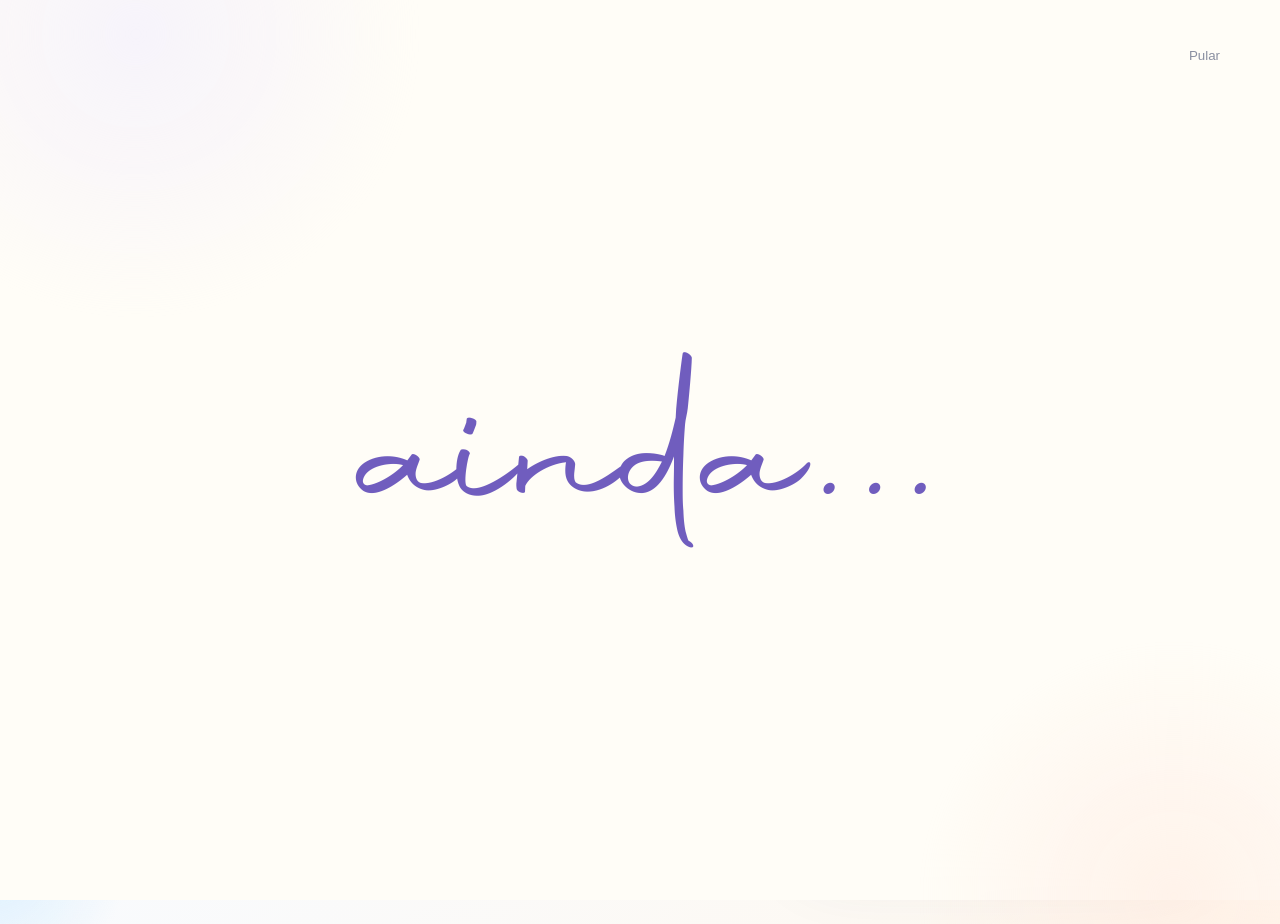
<file: index.html>
<!doctype html><html lang="pt-BR"><head><meta charset="utf-8"><meta name="viewport" content="width=device-width,initial-scale=1"><meta name="theme-color" content="#fffdf7"><title>AINDA — 365 motivos para continuar</title><meta name="description" content="Um encontro por dia para lembrar que ainda há tempo, caminho e motivos."><link rel="stylesheet" href="./app.css"></head><body>
<div id="abertura" class="abertura" aria-label="Ainda há tempo, caminho, motivos e esperança"><button id="pularAbertura" type="button">Pular</button><div id="cenaAinda" class="cena-abertura cena-ainda"><canvas id="imagemAinda" role="img" aria-label="ainda..."></canvas></div><div id="cenaFrase" class="cena-abertura cena-frase"><canvas id="imagemFrase" role="img" aria-label="há tempo, há caminho, há motivos, há esperança. Enquanto é possível."></canvas></div></div>
<div class="luz luz-a" aria-hidden="true"></div><div class="luz luz-b" aria-hidden="true"></div>
<header class="topo"><a class="marca" href="./" aria-label="AINDA — início">AINDA<span>365</span></a><p class="lembrete">Ainda é possível.</p></header>
<main>
<section id="telaAcesso" class="tela acesso"><div class="boas-vindas"><div class="sinal" aria-hidden="true"><span></span></div><p class="etiqueta">SEU ENCONTRO DE HOJE</p><h1>O próximo motivo<br>chegou até você.</h1><p class="introducao">Entre para continuar de onde parou. Um minuto é suficiente; o restante pode acontecer no seu tempo.</p><div class="promessa"><span>365</span><p>motivos, revelados<br>um dia de cada vez.</p></div></div>
<form id="formAcesso" class="cartao-acesso"><div class="icone-conta" aria-hidden="true">A</div><h2 id="tituloAcesso">Que bom ter você aqui.</h2><p id="textoAcesso">Use a conta vinculada à sua caneca e ao seu pingente.</p><a class="botao escanear-caneca" href="./scanner/"><span aria-hidden="true">⌾</span> Escanear a arte da caneca</a><div class="separador-acesso"><span>ou entre na sua conta</span></div><label for="email">Seu e-mail</label><input id="email" type="email" autocomplete="username" placeholder="voce@exemplo.com" required><label for="senha">Sua senha</label><input id="senha" type="password" autocomplete="current-password" minlength="6" placeholder="••••••••" required><button id="enviarAcesso" class="botao principal" type="submit">Continuar</button><button id="criarConta" class="botao texto" type="button">É meu primeiro acesso</button><button id="reenviarConfirmacao" class="botao texto" type="button" hidden>Reenviar e-mail de confirmação</button><p id="mensagem" class="mensagem" role="alert"></p><small>Seu progresso fica protegido na sua conta.</small></form></section>
<section id="telaAtivacao" class="tela ativacao" hidden><div class="boas-vindas"><div class="sinal" aria-hidden="true"><span></span></div><p class="etiqueta">PRIMEIRO ENCONTRO</p><h1>Como você gostaria<br>de ser chamado?</h1><p class="introducao">Esse nome aparecerá apenas em alguns momentos especiais da caminhada.</p></div><form id="formAtivacao" class="cartao-acesso"><div class="icone-conta coral" aria-hidden="true">✦</div><h2>Vamos reconhecer seu conjunto.</h2><p>A chave está na embalagem da sua caneca.</p><label for="nomePreferido">Seu nome ou apelido</label><input id="nomePreferido" type="text" maxlength="40" autocomplete="name" placeholder="Como prefere ser chamado" required><label for="codigoConjunto">Código do conjunto</label><input id="codigoConjunto" type="text" maxlength="9" autocapitalize="characters" placeholder="AIN-XXXXX" required><label for="chaveConjunto">Chave de ativação</label><input id="chaveConjunto" type="text" maxlength="19" autocapitalize="characters" placeholder="XXXX-XXXX-XXXX-XXXX" required><button id="ativarConjunto" class="botao principal" type="submit">Começar minha caminhada</button><p id="mensagemAtivacao" class="mensagem" role="alert"></p><small>A chave será usada somente para este vínculo.</small></form></section>
<section id="telaEncontro" class="tela encontro" hidden><div class="cabecalho-encontro"><div><p class="etiqueta">BOM ENCONTRO</p><h1 id="chamadaEncontro">Hoje pode começar<br>de um jeito mais leve.</h1></div><div class="dia"><strong id="numeroDia">01</strong><span>de 365</span></div></div><article class="motivo"><div id="numeroMotivo" class="numero">01</div><div class="conteudo-motivo"><p id="etiquetaEtapa" class="etiqueta">PRIMEIRO MOMENTO — PERCEBER</p><h2 id="tituloMotivo">Seu motivo de hoje</h2><p id="textoMotivo"></p><p id="textoContinuidade"></p></div></article><footer class="progresso"><div><i id="barraProgresso" style="width:0.274%"></i></div><p id="textoProgresso">Você não está atrasado. Este é o seu primeiro encontro.</p></footer></section>
</main><script src="./config.local.js"></script><script src="./app.js"></script></body></html>
</file>
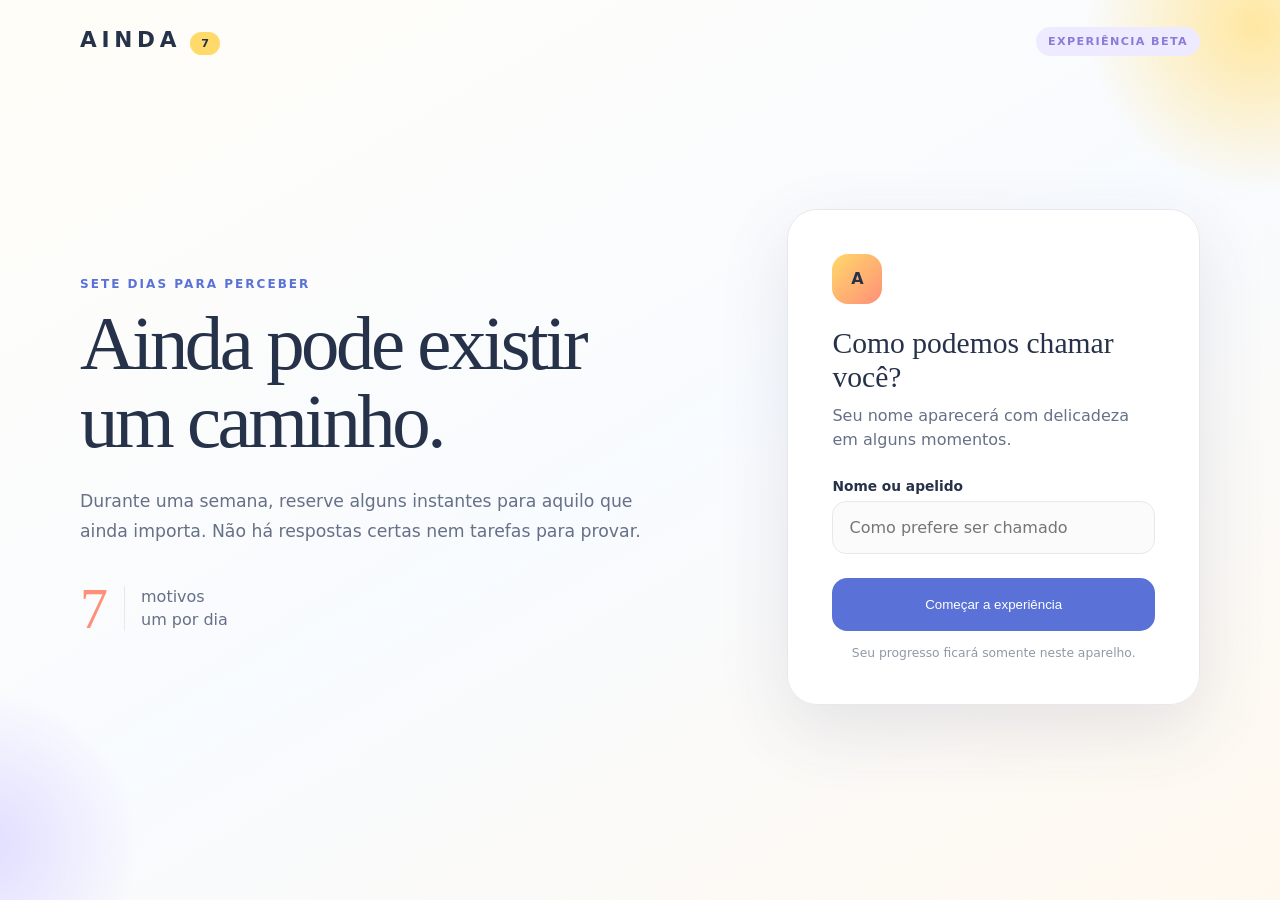
<file: demo/index.html>
<!doctype html><html lang="pt-BR"><head><meta charset="utf-8"><meta name="viewport" content="width=device-width,initial-scale=1"><meta name="theme-color" content="#fffdf7"><title>AINDA — Experiência de 7 dias</title><meta name="description" content="Uma experiência AINDA de sete dias."><link rel="stylesheet" href="./demo.css"></head><body><div class="luz a"></div><div class="luz b"></div><header><a href="./" class="marca">AINDA<span>7</span></a><span class="selo">EXPERIÊNCIA BETA</span></header><main><section id="boasVindas" class="entrada"><div><p class="etiqueta">SETE DIAS PARA PERCEBER</p><h1>Ainda pode existir<br>um caminho.</h1><p class="intro">Durante uma semana, reserve alguns instantes para aquilo que ainda importa. Não há respostas certas nem tarefas para provar.</p><div class="promessa"><strong>7</strong><span>motivos<br>um por dia</span></div></div><form id="formNome" class="cartao"><div class="icone">A</div><h2>Como podemos chamar você?</h2><p>Seu nome aparecerá com delicadeza em alguns momentos.</p><label for="nome">Nome ou apelido</label><input id="nome" maxlength="40" autocomplete="name" required placeholder="Como prefere ser chamado"><button type="submit">Começar a experiência</button><small>Seu progresso ficará somente neste aparelho.</small></form></section><section id="encontro" class="encontro" hidden><div class="cabecalho"><div><p class="etiqueta" id="saudacao">BOM ENCONTRO</p><h1 id="chamada">Hoje pode começar de um jeito mais leve.</h1></div><div class="dia"><strong id="numeroDia">01</strong><span>de 7</span></div></div><article class="motivo"><div class="numero" id="numeroMotivo">01</div><div><p class="etiqueta" id="etapa">PRIMEIRO MOMENTO — PERCEBER</p><h2 id="titulo"></h2><p id="texto"></p><p id="continuidade"></p><button id="proximo" type="button">Continuar quando fizer sentido</button></div></article><footer><div class="barra"><i id="barra"></i></div><p id="rodape"></p></footer></section><section id="espera" class="espera" hidden><div class="orbita"><i></i><span>✦</span></div><p class="etiqueta">POR HOJE, BASTA</p><h1>Amanhã haverá<br>outro passo.</h1><p id="mensagemEspera"></p><div class="contador"><strong id="diasVividos">1</strong><span>de 7 dias vividos</span></div><button id="rever" type="button">Rever o último momento</button></section><section id="conclusao" class="espera" hidden><div class="orbita final"><i></i><span>✓</span></div><p class="etiqueta">SETE DIAS DEPOIS</p><h1>O caminho<br>já começou.</h1><p><span id="nomeFinal"></span>, obrigado por viver esta experiência. Você não precisou encontrar todas as respostas — apenas oferecer espaço ao que ainda importa.</p><div class="frase-final">Ainda há tempo.<br>Ainda há caminho.<br><strong>Ainda é possível.</strong></div></section></main><script src="./demo.js"></script></body></html>
</file>
<file: app.css>
:root{--papel:#fffdf7;--texto:#263249;--suave:#667086;--azul:#5a72d8;--azul-claro:#e8edff;--amarelo:#ffd96a;--coral:#ff8f78;--verde:#73c9a5;--linha:#e7e8ec;--branco:#fff;--sombra:0 24px 70px rgba(56,67,100,.12);font-family:"Aptos","Segoe UI",ui-sans-serif,system-ui,sans-serif;color-scheme:light}
.abertura{position:fixed;inset:0;z-index:50;display:grid;place-items:center;background:#fffdf7;opacity:1;visibility:visible;transition:opacity .85s ease,visibility .85s}.abertura.encerrada{opacity:0;visibility:hidden;pointer-events:none}.abertura:before,.abertura:after{content:"";position:absolute;border-radius:50%;filter:blur(4px);opacity:.5}.abertura:before{width:min(56vw,580px);height:min(56vw,580px);background:radial-gradient(circle,#eeeaff 0,transparent 69%);left:-12vw;top:-20vw}.abertura:after{width:min(50vw,520px);height:min(50vw,520px);background:radial-gradient(circle,#ffe8dd 0,transparent 69%);right:-12vw;bottom:-20vw}.abertura>button{position:absolute;right:clamp(20px,4vw,50px);top:clamp(18px,4vw,38px);z-index:3;border:0;background:transparent;color:#8a8fa0;font:600 .88rem/1 inherit;padding:10px;cursor:pointer}.cena-abertura{position:absolute;display:grid;place-items:center;opacity:0;transform:translateY(9px) scale(.985);transition:opacity .9s ease,transform .9s ease;z-index:2}.cena-abertura.visivel{opacity:1;transform:none}.cena-abertura.saindo{opacity:0;transform:translateY(-7px) scale(1.012)}.cena-abertura canvas{display:block;max-width:100%;max-height:72vh;width:auto;height:auto}.cena-ainda{width:min(980px,90vw)}.cena-frase{width:min(690px,80vw)}
[hidden]{display:none!important}*{box-sizing:border-box}html{background:var(--papel)}body{margin:0;min-height:100vh;color:var(--texto);background:linear-gradient(150deg,#fffdf7 0%,#f8fbff 52%,#fff8ee 100%);overflow-x:hidden}.luz{position:fixed;border-radius:50%;filter:blur(2px);pointer-events:none;opacity:.65}.luz-a{width:340px;height:340px;right:-130px;top:-150px;background:radial-gradient(circle,var(--amarelo),transparent 68%)}.luz-b{width:290px;height:290px;left:-160px;bottom:-100px;background:radial-gradient(circle,#cae9ff,transparent 70%)}.topo{width:min(1180px,calc(100% - 40px));height:88px;margin:auto;display:flex;align-items:center;justify-content:space-between;position:relative;z-index:1}.marca{color:var(--texto);text-decoration:none;font-weight:850;font-size:1.38rem;letter-spacing:.22em}.marca span{display:inline-grid;place-items:center;margin-left:10px;width:37px;height:24px;border-radius:999px;background:var(--amarelo);font-size:.65rem;letter-spacing:.04em}.lembrete{color:var(--suave);font-size:.92rem}.tela{width:min(1120px,calc(100% - 40px));margin:auto;position:relative;z-index:1}.acesso{min-height:calc(100vh - 120px);display:grid;grid-template-columns:minmax(0,1.12fr) minmax(340px,.72fr);align-items:center;gap:clamp(45px,8vw,120px);padding:36px 0 80px}.sinal{width:76px;height:76px;border-radius:24px;background:var(--azul-claro);display:grid;place-items:center;margin-bottom:34px;transform:rotate(-7deg);position:relative}.sinal:before,.sinal:after,.sinal span{content:"";position:absolute;border-radius:50%}.sinal:before{width:46px;height:46px;border:2px solid var(--azul)}.sinal:after{width:24px;height:24px;border:2px solid var(--coral)}.sinal span{width:7px;height:7px;background:var(--amarelo)}.etiqueta{font-size:.76rem;line-height:1.3;font-weight:800;letter-spacing:.16em;color:var(--azul);margin:0 0 14px}.boas-vindas h1,.cabecalho-encontro h1{font-family:Georgia,"Times New Roman",serif;font-weight:400;font-size:clamp(3rem,6vw,5.3rem);line-height:1.01;letter-spacing:-.045em;margin:0}.introducao{max-width:610px;color:var(--suave);font-size:1.08rem;line-height:1.75;margin:28px 0}.promessa{display:flex;align-items:center;gap:18px;margin-top:38px}.promessa span{font:700 2.3rem/1 Georgia,serif;color:var(--coral)}.promessa p{font-size:.92rem;line-height:1.4;color:var(--suave);margin:0;padding-left:18px;border-left:1px solid var(--linha)}.cartao-acesso{background:rgba(255,255,255,.88);border:1px solid rgba(231,232,236,.9);border-radius:30px;padding:clamp(28px,4vw,46px);box-shadow:var(--sombra);backdrop-filter:blur(18px)}.icone-conta{width:49px;height:49px;border-radius:16px;background:linear-gradient(135deg,var(--amarelo),#ffb875);display:grid;place-items:center;font-weight:850;margin-bottom:24px}.cartao-acesso h2{font:400 1.85rem/1.15 Georgia,serif;margin:0 0 10px}.cartao-acesso>p{color:var(--suave);line-height:1.5;margin:0 0 27px}.cartao-acesso label{display:block;font-size:.86rem;font-weight:700;margin:16px 0 7px}.cartao-acesso input{width:100%;height:52px;border:1px solid var(--linha);border-radius:14px;background:#fbfbfc;color:var(--texto);padding:0 16px;font:inherit;outline:none;transition:.2s}.cartao-acesso input:focus{border-color:var(--azul);box-shadow:0 0 0 4px rgba(90,114,216,.1);background:white}.botao{font:700 .96rem/1 inherit;border:0;cursor:pointer;transition:transform .2s,box-shadow .2s,background .2s}.botao:focus-visible{outline:3px solid rgba(90,114,216,.25);outline-offset:3px}.botao.principal{width:100%;min-height:52px;border-radius:15px;background:var(--azul);color:white;margin-top:24px;box-shadow:0 12px 30px rgba(90,114,216,.22)}.botao.principal:hover{transform:translateY(-2px);box-shadow:0 16px 34px rgba(90,114,216,.28)}.botao.texto{width:100%;padding:15px;background:transparent;color:var(--azul)}.cartao-acesso small{display:block;text-align:center;color:#9298a7;font-size:.78rem}.mensagem{min-height:1.3em!important;color:#c65650!important;font-size:.84rem;margin:0 0 10px!important;text-align:center}.encontro{padding:48px 0 78px}.cabecalho-encontro{display:flex;justify-content:space-between;align-items:flex-end;gap:30px;margin:25px 0 52px}.cabecalho-encontro h1{font-size:clamp(2.7rem,5.5vw,4.8rem)}.dia{flex:0 0 auto;width:112px;height:112px;border-radius:50%;background:var(--amarelo);display:grid;place-content:center;text-align:center;box-shadow:0 15px 35px rgba(255,196,56,.2)}.dia strong{font:700 2.2rem/1 Georgia,serif}.dia span{font-size:.72rem;color:#6d6042;margin-top:4px}.motivo{display:grid;grid-template-columns:140px minmax(0,1fr);gap:clamp(28px,6vw,75px);background:rgba(255,255,255,.9);border:1px solid var(--linha);border-radius:34px;padding:clamp(28px,6vw,72px);box-shadow:var(--sombra);position:relative;overflow:hidden}.motivo:after{content:"";position:absolute;width:260px;height:260px;border-radius:50%;right:-110px;top:-140px;background:#e4f7ef}.numero{font:400 clamp(4rem,9vw,7rem)/.9 Georgia,serif;color:var(--coral);letter-spacing:-.07em}.conteudo-motivo{max-width:700px;position:relative;z-index:1}.conteudo-motivo h2{font:400 clamp(2.3rem,5vw,4.35rem)/1.04 Georgia,serif;letter-spacing:-.04em;margin:0 0 28px}.conteudo-motivo>p:not(.etiqueta){font-size:1.08rem;line-height:1.8;color:var(--suave);max-width:670px}.conteudo-motivo .botao{width:auto;padding:0 25px;margin-top:18px;background:var(--verde);color:#173c31;box-shadow:none}.gesto{display:flex;gap:18px;align-items:flex-start;width:min(720px,calc(100% - 40px));margin:26px auto 0;padding:25px 28px;border-radius:22px;background:#fff6dc;border:1px solid #f6e5ad}.gesto>span{font-size:1.4rem;color:#d59b13}.gesto p:last-child{margin:0;color:#6d6042;line-height:1.6}.gesto .etiqueta{color:#aa7b13;margin-bottom:6px}.progresso{margin-top:42px}.progresso>div{height:7px;border-radius:99px;background:#e9eaf0;overflow:hidden}.progresso i{display:block;height:100%;min-width:7px;border-radius:inherit;background:linear-gradient(90deg,var(--azul),var(--coral))}.progresso p{text-align:center;color:var(--suave);font-size:.86rem;margin-top:13px}
@media(max-width:800px){.topo{height:72px}.lembrete{display:none}.acesso{grid-template-columns:1fr;padding-top:30px;gap:45px}.boas-vindas h1{font-size:clamp(2.7rem,12vw,4.4rem)}.introducao{font-size:1rem}.cartao-acesso{border-radius:24px}.cabecalho-encontro{align-items:flex-start}.dia{width:82px;height:82px}.dia strong{font-size:1.7rem}.motivo{grid-template-columns:1fr}.numero{font-size:4.2rem}.conteudo-motivo h2{font-size:clamp(2.2rem,10vw,3.5rem)}}
@media(max-width:480px){.topo,.tela{width:min(100% - 26px,1120px)}.acesso{padding-bottom:45px}.sinal{width:62px;height:62px;margin-bottom:26px}.promessa{margin-top:28px}.cartao-acesso{padding:25px 20px}.encontro{padding-top:30px}.cabecalho-encontro{margin-bottom:30px}.cabecalho-encontro h1{font-size:2.55rem}.dia{display:none}.motivo{padding:28px 22px;border-radius:25px}.conteudo-motivo>p:not(.etiqueta){font-size:1rem}.conteudo-motivo .botao{width:100%;padding:0 15px}.gesto{width:100%;padding:20px}}
@media(max-width:480px){.cena-ainda{width:94vw}.cena-frase{width:88vw}}
@media(prefers-reduced-motion:reduce){.abertura,.cena-abertura{transition-duration:.45s}.cena-abertura,.cena-abertura.saindo{transform:none}.botao{transition:none}}
.abertura,.cena-abertura{transition-duration:1.8s}
@media(prefers-reduced-motion:reduce){.abertura,.cena-abertura{transition-duration:1.5s}}
.cena-ainda{transition-duration:2.6s;transition-timing-function:cubic-bezier(.22,.61,.36,1)}
.ativacao{min-height:calc(100vh - 120px);display:grid;grid-template-columns:minmax(0,1fr) minmax(340px,.78fr);align-items:center;gap:clamp(45px,8vw,110px);padding:36px 0 80px}.icone-conta.coral{background:linear-gradient(135deg,#ffd4c9,var(--coral));color:#803c31}.botao:disabled{opacity:.55;cursor:wait;transform:none!important}
@media(max-width:800px){.ativacao{grid-template-columns:1fr;padding-top:30px;gap:45px}}

.escanear-caneca{display:flex;align-items:center;justify-content:center;gap:9px;min-height:52px;border-radius:15px;background:linear-gradient(135deg,var(--azul),#8c7bd8);color:white;text-decoration:none;font-weight:750;box-shadow:0 12px 30px rgba(90,114,216,.22)}.escanear-caneca span{font-size:1.35rem}.separador-acesso{display:flex;align-items:center;gap:12px;margin:22px 0 5px;color:#9298a7;font-size:.75rem}.separador-acesso:before,.separador-acesso:after{content:"";height:1px;flex:1;background:var(--linha)}.separador-acesso span{white-space:nowrap}
</file>
<file: demo/demo.css>
:root{--papel:#fffdf7;--texto:#263249;--suave:#667086;--azul:#5a72d8;--lilas:#8c7bd8;--coral:#ff8f78;--amarelo:#ffd96a;--verde:#73c9a5;--linha:#e7e8ec;--sombra:0 24px 70px rgba(56,67,100,.12);font-family:"Segoe UI",system-ui,sans-serif;color-scheme:light}*{box-sizing:border-box}[hidden]{display:none!important}html{background:var(--papel)}body{margin:0;min-height:100vh;color:var(--texto);background:linear-gradient(150deg,#fffdf7,#f8fbff 52%,#fff8ee);overflow-x:hidden}.luz{position:fixed;border-radius:50%;pointer-events:none}.luz.a{width:350px;height:350px;right:-150px;top:-150px;background:radial-gradient(circle,#ffe7a1,transparent 68%)}.luz.b{width:310px;height:310px;left:-170px;bottom:-100px;background:radial-gradient(circle,#e1dcff,transparent 70%)}header{width:min(1120px,calc(100% - 40px));height:82px;margin:auto;display:flex;align-items:center;justify-content:space-between;position:relative;z-index:1}.marca{color:var(--texto);text-decoration:none;font-weight:850;font-size:1.35rem;letter-spacing:.22em}.marca span{display:inline-grid;place-items:center;margin-left:9px;width:30px;height:23px;border-radius:999px;background:var(--amarelo);font-size:.7rem;letter-spacing:0}.selo{padding:8px 12px;border-radius:999px;background:#eeeaff;color:var(--lilas);font-size:.7rem;font-weight:800;letter-spacing:.12em}main{width:min(1120px,calc(100% - 40px));margin:auto;position:relative;z-index:1}.entrada{min-height:calc(100vh - 110px);display:grid;grid-template-columns:1.1fr .75fr;align-items:center;gap:clamp(42px,8vw,110px);padding:40px 0 80px}.etiqueta{margin:0 0 14px;color:var(--azul);font-size:.75rem;font-weight:800;letter-spacing:.17em}.entrada h1,.cabecalho h1,.espera h1{margin:0;font:400 clamp(3rem,6vw,5rem)/1.01 Georgia,serif;letter-spacing:-.045em}.intro{max-width:620px;margin:27px 0;color:var(--suave);font-size:1.08rem;line-height:1.72}.promessa{display:flex;align-items:center;gap:16px;margin-top:34px}.promessa strong{font:400 3.5rem/1 Georgia,serif;color:var(--coral)}.promessa span{padding-left:16px;border-left:1px solid var(--linha);color:var(--suave);line-height:1.4}.cartao{padding:clamp(28px,4vw,44px);border:1px solid var(--linha);border-radius:30px;background:#fffffff0;box-shadow:var(--sombra)}.icone{width:50px;height:50px;margin-bottom:22px;border-radius:16px;background:linear-gradient(135deg,var(--amarelo),var(--coral));display:grid;place-items:center;font-weight:850}.cartao h2{margin:0 0 10px;font:400 1.85rem/1.15 Georgia,serif}.cartao>p{margin:0 0 26px;color:var(--suave);line-height:1.5}.cartao label{display:block;margin:15px 0 7px;font-size:.86rem;font-weight:700}.cartao input{width:100%;height:53px;padding:0 16px;border:1px solid var(--linha);border-radius:14px;background:#fbfbfc;font:inherit;outline:none}.cartao input:focus{border-color:var(--azul);box-shadow:0 0 0 4px #5a72d819}.cartao button,.motivo button,.espera button{border:0;border-radius:15px;background:var(--azul);color:#fff;font:700 .95rem/1 inherit;cursor:pointer}.cartao button{width:100%;min-height:53px;margin-top:24px}.cartao small{display:block;margin-top:15px;color:#9298a7;text-align:center;font-size:.77rem}.encontro{padding:45px 0 75px}.cabecalho{display:flex;justify-content:space-between;align-items:flex-end;gap:28px;margin:26px 0 48px}.cabecalho h1{font-size:clamp(2.7rem,5.5vw,4.7rem)}.dia{width:108px;height:108px;flex:0 0 auto;border-radius:50%;background:var(--amarelo);display:grid;place-content:center;text-align:center}.dia strong{font:700 2.15rem/1 Georgia,serif}.dia span{margin-top:4px;font-size:.72rem}.motivo{display:grid;grid-template-columns:135px 1fr;gap:clamp(28px,6vw,72px);padding:clamp(28px,6vw,68px);border:1px solid var(--linha);border-radius:34px;background:#fffffff2;box-shadow:var(--sombra);position:relative;overflow:hidden}.motivo:after{content:"";position:absolute;width:260px;height:260px;right:-110px;top:-140px;border-radius:50%;background:#e4f7ef}.numero{font:400 clamp(4rem,9vw,7rem)/.9 Georgia,serif;color:var(--coral)}.motivo>div:last-child{max-width:700px;position:relative;z-index:1}.motivo h2{margin:0 0 27px;font:400 clamp(2.25rem,5vw,4.15rem)/1.04 Georgia,serif;letter-spacing:-.04em}.motivo p:not(.etiqueta){color:var(--suave);font-size:1.07rem;line-height:1.78}.motivo button{min-height:50px;margin-top:18px;padding:0 24px;background:linear-gradient(135deg,var(--azul),var(--lilas))}footer{margin-top:38px}.barra{height:7px;border-radius:99px;background:#e9eaf0;overflow:hidden}.barra i{display:block;height:100%;border-radius:inherit;background:linear-gradient(90deg,var(--azul),var(--coral));transition:.5s}footer p{text-align:center;color:var(--suave);font-size:.86rem}.espera{min-height:calc(100vh - 110px);display:grid;place-content:center;justify-items:center;text-align:center;padding:40px 0 80px}.orbita{position:relative;width:128px;height:128px;margin-bottom:31px;display:grid;place-items:center}.orbita:before{content:"";position:absolute;inset:15px;border-radius:34px;background:linear-gradient(145deg,var(--lilas),var(--coral));transform:rotate(-7deg);box-shadow:var(--sombra)}.orbita i{position:absolute;inset:0;border:1px dashed #8c7bd873;border-radius:50%;animation:girar 12s linear infinite}.orbita span{position:relative;color:#fff;font-size:2rem}.espera>p:not(.etiqueta){max-width:590px;color:var(--suave);font-size:1.05rem;line-height:1.7}.contador{display:flex;align-items:center;gap:12px;margin:25px 0}.contador strong{font:400 2.4rem Georgia,serif;color:var(--coral)}.contador span{color:var(--suave)}.espera button{padding:15px 23px;background:transparent;color:var(--azul);border:1px solid #ccd3f1}.frase-final{margin-top:28px;padding:24px 34px;border-radius:22px;background:#fff;box-shadow:var(--sombra);font:400 1.45rem/1.6 Georgia,serif}.frase-final strong{color:var(--coral)}@keyframes girar{to{transform:rotate(360deg)}}@media(max-width:800px){.entrada{grid-template-columns:1fr;gap:42px}.cabecalho{align-items:flex-start}.dia{width:82px;height:82px}.motivo{grid-template-columns:1fr}}@media(max-width:480px){header,main{width:min(100% - 26px,1120px)}.selo{font-size:.58rem}.entrada{padding-top:28px}.entrada h1{font-size:2.75rem}.cartao{padding:25px 20px;border-radius:24px}.cabecalho h1{font-size:2.5rem}.dia{display:none}.motivo{padding:28px 22px;border-radius:25px}.motivo h2{font-size:2.35rem}.motivo button{width:100%;padding:0 12px}}@media(prefers-reduced-motion:reduce){*{animation:none!important;transition:none!important}}
</file>
